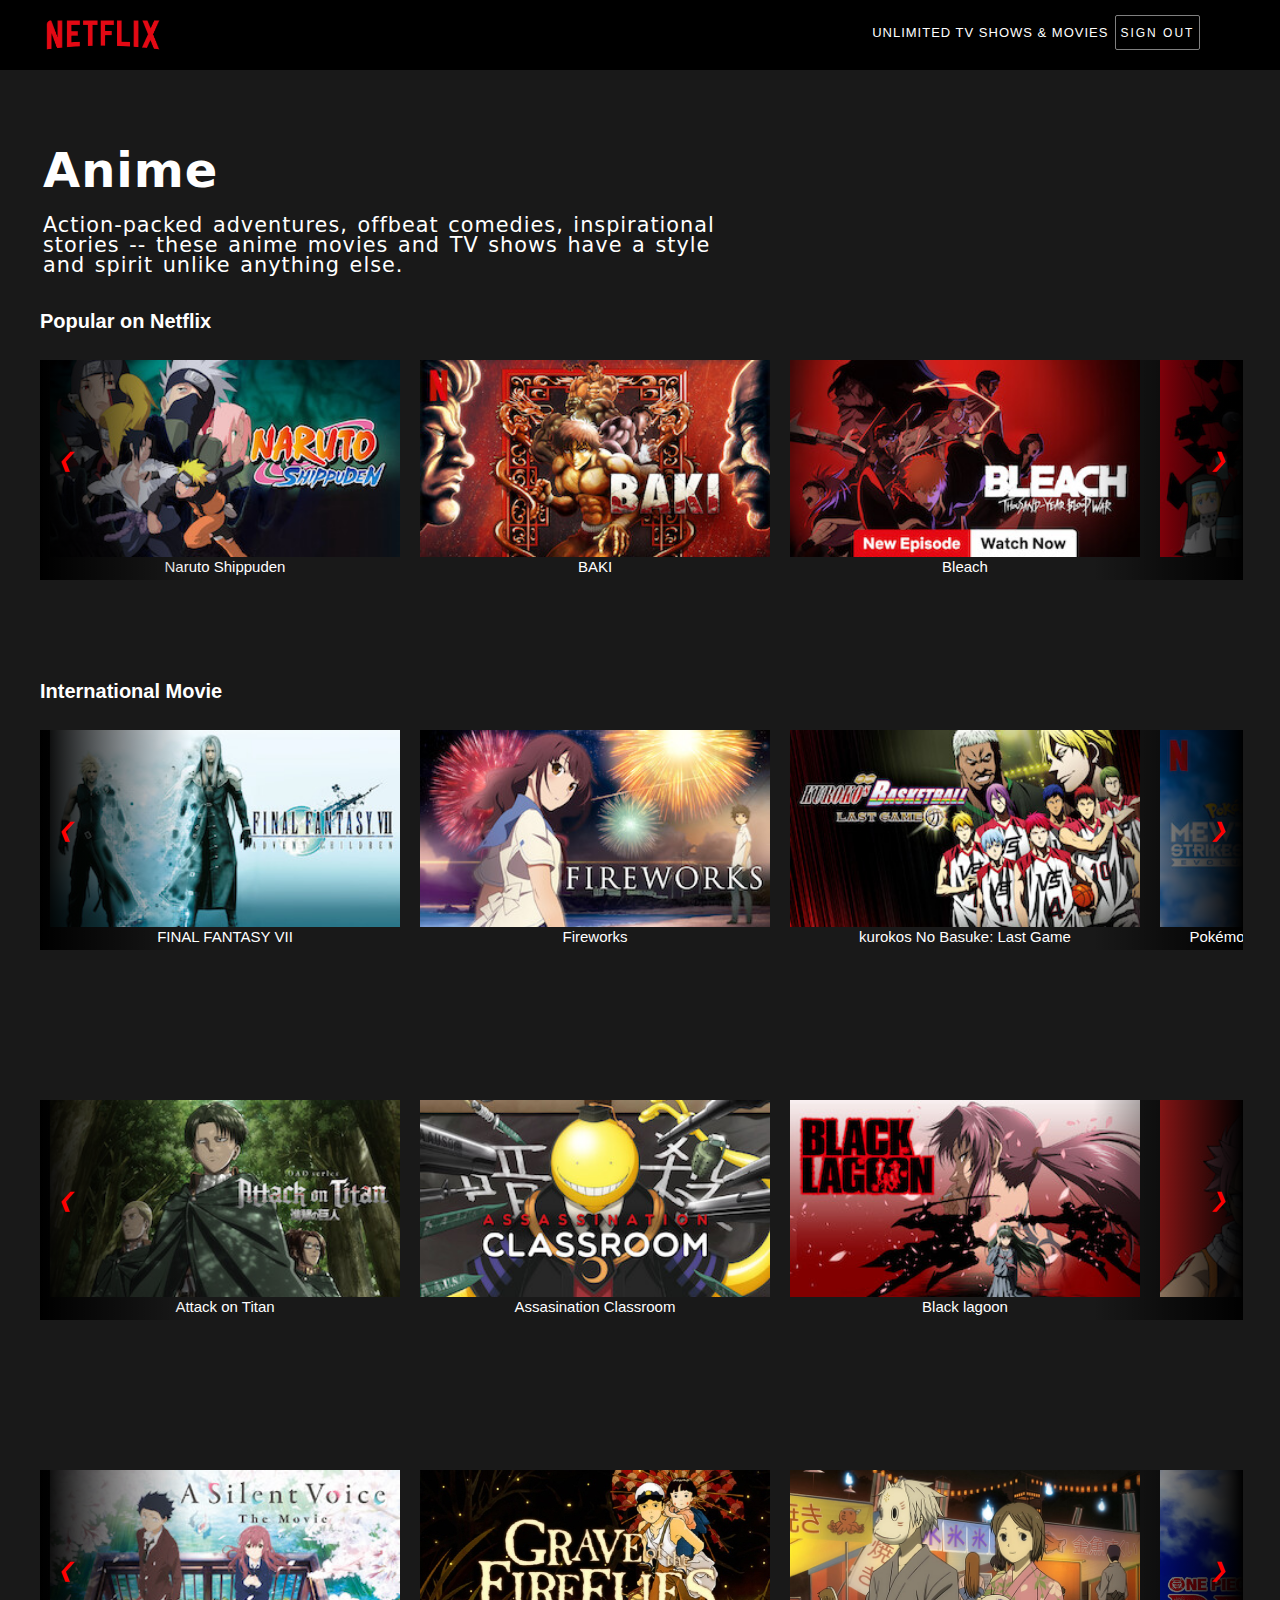
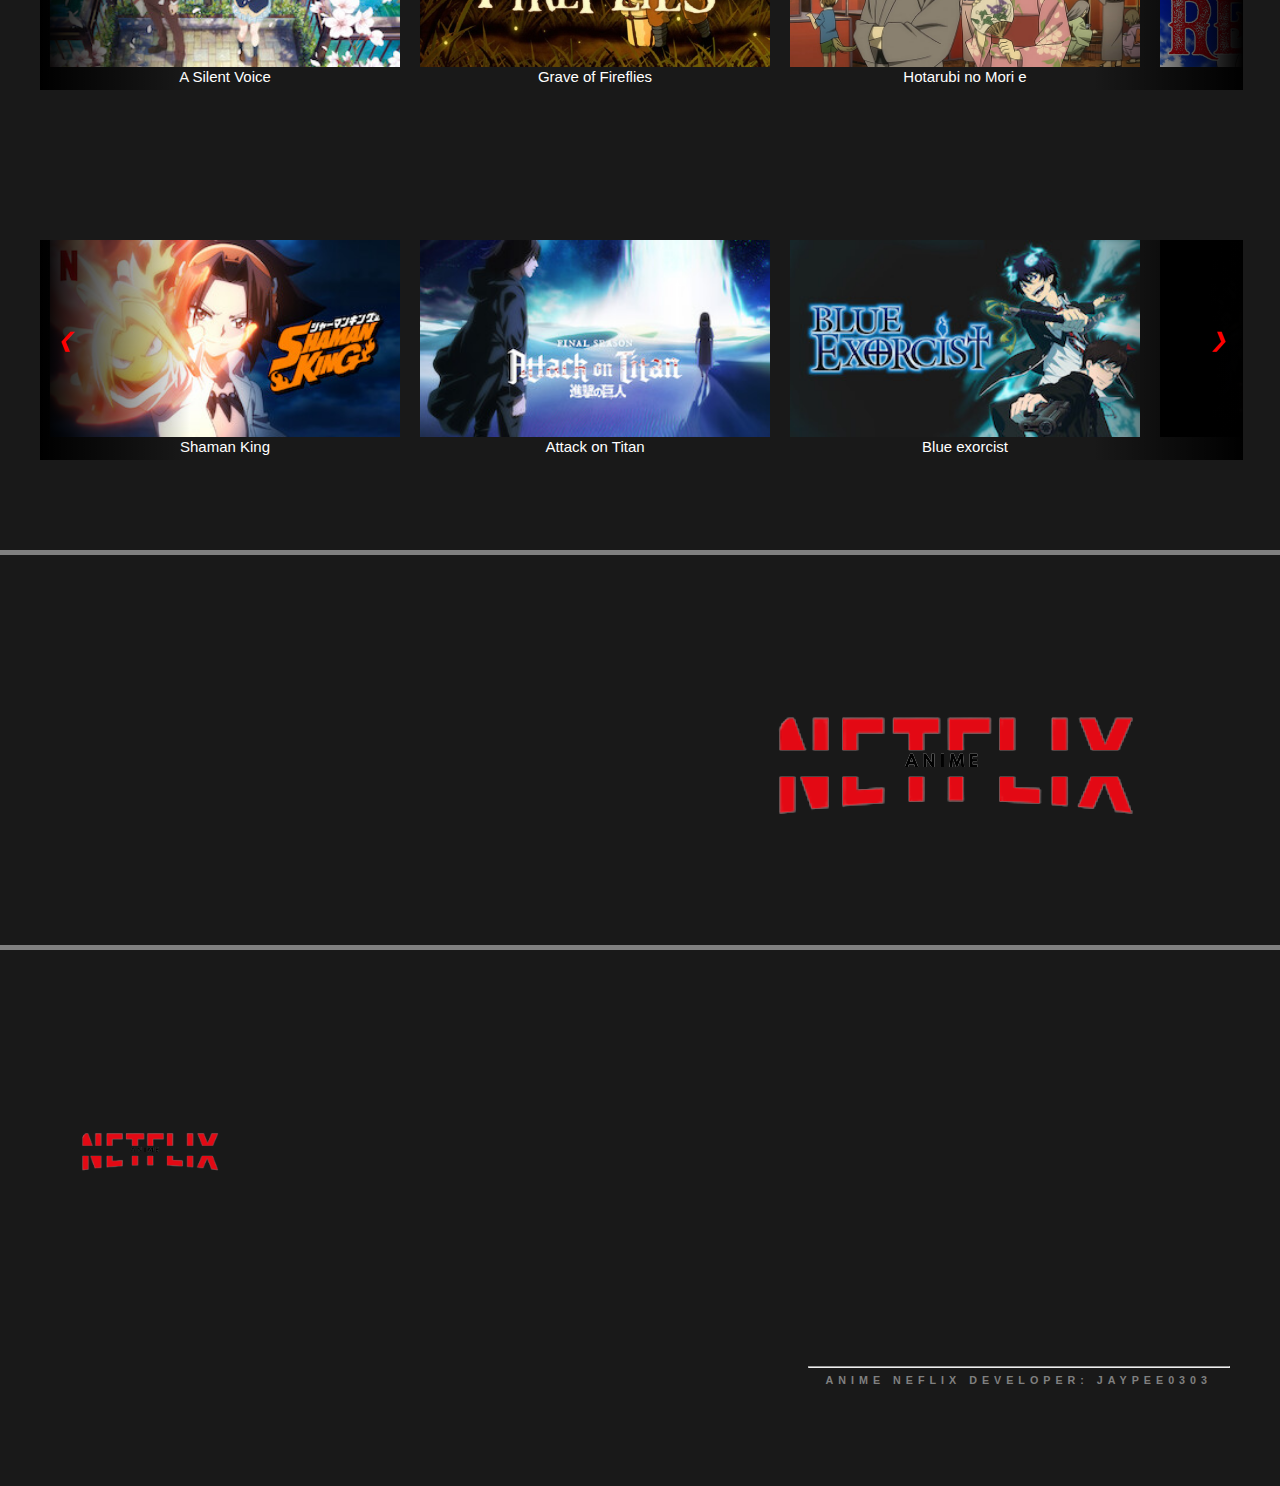
<file: anime.html>
<!DOCTYPE html>
<html lang="en">
<head>
    <meta charset="UTF-8">
    <meta http-equiv="X-UA-Compatible" content="IE=edge">
    <meta name="viewport" content="width=device-width, initial-scale=1.0">
    <link rel="stylesheet" href="anime.css">
    <title>Document</title>
</head>
<body>

    <header id="head">
        <div id="header">
            <div id="logo" class="hidden">
                  <img src="gallery/logo.png" alt="">
              </div>

              <div id="form">
                <h4>UNLIMITED TV SHOWS & MOVIES</h4>
                <button id="signin"><a href="Signin.html">SIGN OUT</a></button>
            </div>
        </div>
    </header>

    <section>
        <div id="message">
            <div id="title" class="hidden">Anime</div>
            <p class="hidden">Action-packed adventures, offbeat comedies, inspirational stories -- these anime movies and TV shows have a style and spirit unlike anything else.</p>
        </div>
    </section>

    <section> <!--ANIME SLIDER-->
        <section> <!--FIRST ANIME SLIDER-->
            <div id="popular-anime">
                <h2 class="hidden">Popular on Netflix</h2>
                <div>
                    <button class="icon" onclick="scroll_left()"><i class="arrow-left">&#10094;</i></button>
                </div>
                <div id="anime-slide">
                    <div id="anime-poster">
                        <a href="https://www.bilibili.tv/en/video/2046595360">
                            <div class="child">
                                <img src="Popular Anime/naruto.jpg" alt="">
                                <h6>Naruto Shippuden</h6>
                            </div>
                        </a>
                        <a href="https://www.bilibili.tv/en/video/2048640907">
                            <div class="child">
                                <img src="Popular Anime/baki.jpg" alt="">
                                <h6>BAKI</h6>
                            </div>
                        </a>
                        <a href="https://www.bilibili.tv/en/video/2001953640">
                            <div class="child">
                                <img src="Popular Anime/bleach.jpg" alt="">
                                <h6>Bleach</h6>
                            </div>
                        </a>
                        <a href="https://www.bilibili.tv/play/34661">
                            <div class="child">
                                <img src="Popular Anime/fire orces.jpg" alt="">
                                <h6>Fire Force</h6>
                           </div>
                        </a>
                        <a href="https://www.bilibili.tv/en/video/2044984232">
                            <div class="child">
                                <img src="Popular Anime/ippo.jpg" alt="">
                                <h6>Hajime no Ippo: The Fighting</h6>
                            </div>
                        </a>
                        <a href="https://www.bilibili.tv/video/2018068567">
                            <div class="child">
                                <img src="Popular Anime/my hero academia.jpg" alt="">
                                <h6>My Hero Academia: World Mission</h6>
                            </div>
                        </a>
                        <a href="https://www.bilibili.tv/play/1048837">
                            <div class="child"> 
                                <img src="Popular Anime/spy.jpg" alt="">
                                <h6>Spy x Family</h6>
                            </div>
                        </a>
                        <a href="https://www.bilibili.tv/video/2045425931">
                            <div class="child"> 
                                <img src="Popular Anime/black_clover.jpg" alt=""> 
                                <h6>Black Clover</h6>
                            </div> 
                        </a>
                    </div>
                </div>
                <div>
                    <button class="icon" onclick="scroll_right()"><i class="arrow left">&#10095;</i></button>
                </div>
            </div>
        </section> <!--END OF POPULAR ANIME-->

        <section> <!--INTERNATIONAL MOVIE-->
            <div id="International-anime">
                <h2 class="hidden">International Movie</h2>
                <div>
                    <button class="icon" onclick="IMscroll_left()"><i class="arrow-left">&#10094;</i></button>
                </div>
                <div id="anime-slide">
                    <div id="International-movie">
                        <a href="https://www.bilibili.tv/video/2004069388">
                            <div class="child">
                                <img src="International Movies/final fantasy.jpg" alt="">
                                <h6>FINAL FANTASY VII</h6>
                            </div>
                        </a>
                        <a href="https://www.bilibili.tv/en/video/2040715314">
                            <div class="child">
                                <img src="International Movies/fireworks.jpg" alt="">
                                <h6>Fireworks</h6>
                            </div>
                        </a>
                        <a href="https://www.bilibili.tv/video/2004978737">
                            <div class="child">
                                <img src="International Movies/last game.jpg" alt="">
                                <h6>kurokos No Basuke: Last Game</h6>
                            </div>
                        </a>
                        <a href="https://www.bilibili.tv/video/2009814362">
                            <div class="child">
                                <img src="International Movies/pokemon movie.jpg" alt="">
                                <h6>Pokémon: Mewtwo Strikes Back—Evolution</h6>
                            </div>
                        </a>
                        <a href="https://www.bilibili.tv/video/2048305081">
                            <div class="child">
                                <img src="International Movies/ponyo.jpg" alt="">
                                <h6>Ponyo</h6>
                            </div>
                        </a>
                        <a href="https://www.bilibili.tv/en/video/2017098158">
                            <div class="child">
                                <img src="International Movies/standby.jpg" alt="">
                                <h6>STAND BY ME Doraemon</h6>
                            </div>
                        </a>
                        <a href="https://www.bilibili.tv/en/video/2049992064">
                            <div class="child">
                                <img src="International Movies/standby2.jpg" alt="">
                                <h6>STAND BY ME Doraemon 2</h6>
                            </div>
                        </a>
                        <a href="https://www.bilibili.tv/video/2048915959">
                            <div class="child">
                                <img src="International Movies/the cat returns.jpg" alt="">
                                <h6>The cat returns</h6>
                            </div>
                        </a>       
                    </div>
                </div>
                <div>
                    <button class="icon" onclick="IMscroll_right()"><i class="arrow left">&#10095;</i></button>
                </div>
            </div>
        </section><!--END INTERNATIONAL MOVIE-->

        <section><!--INTERNATIONAL TV SHOWS-->
                <div id="International-tv-shows">
                    <h2 class="hidden">International Tv shows</h2>
                    <div>
                        <button class="icon" onclick="ISscroll_left()"><i class="arrow-left">&#10094;</i></button>
                    </div>
                    <div id="anime-slide">
                        <div id="International-tv-shows-anime">
                            <a href="https://www.bilibili.tv/en/play/35044">
                                <div class="child">
                                    <img src="Internaltional Tv shows/aOT.jpg" alt="">
                                    <h6>Attack on Titan</h6>
                                </div>
                            </a>
                            <a href="https://www.bilibili.tv/video/2000149810">
                                <div class="child">
                                    <img src="Internaltional Tv shows/assasination classroom.jpg" alt="">
                                    <h6>Assasination Classroom</h6>
                                </div>
                            </a>
                            <a href="https://www.bilibili.tv/en/video/2046456897">
                                <div class="child">
                                    <img src="Internaltional Tv shows/black lagoon.jpg" alt="">
                                    <h6>Black lagoon</h6>
                                </div>
                            </a>
                            <a href="https://www.bilibili.tv/video/2047008502">
                                <div class="child">
                                    <img src="Internaltional Tv shows/fairytail.jpg" alt="">
                                    <h6>Fairytail</h6>
                                </div>
                            </a>
                            <a href="https://www.bilibili.tv/play/37603">
                                <div class="child">
                                    <img src="Internaltional Tv shows/hunterxhunter.jpg" alt="">
                                    <h6>Hunter X Hunter</h6>
                                </div>
                            </a>
                            <a href="https://www.bilibili.tv/en/play/1014998">
                                <div class="child">
                                    <img src="Internaltional Tv shows/kingdom.jpg" alt="">
                                    <h6>List of Kingdom</h6>
                                </div>
                            </a>
                            <a href="https://www.bilibili.tv/en/video/2041175563">
                                <div class="child">
                                    <img src="Internaltional Tv shows/kurokos.jpg" alt="">
                                    <h6>kurokos no Basuke</h6>
                                </div>
                            </a>
                            <a href="https://www.bilibili.tv/en/play/35120">
                                <div class="child">
                                    <img src="Internaltional Tv shows/Rascal.jpg" alt="">
                                    <h6>Rascal Does Not Dream of Bunny Girl Senpai</h6>
                                </div>
                            </a>
                            <a href="https://www.bilibili.tv/play/1047664">
                                <div class="child">
                                    <img src="Internaltional Tv shows/skeleton.jpg" alt="">
                                    <h6>Skeleton Knight in Another World</h6>
                                </div>
                            </a>       
                        </div>
                    </div>
                    <div>
                        <button class="icon" onclick="ISscroll_right()"><i class="arrow left">&#10095;</i></button>
                    </div>
                </div>
        </section><!--END INTERNATIONAL TV SHOWS-->

        <section> <!--AWARD WINNIGN FILMS-->
            <div id="Award-Winning-Films">
                <h2 class="hidden">Award-Winning Films</h2>
                <div>
                    <button class="icon" onclick="AWFscroll_left()"><i class="arrow-left">&#10094;</i></button>
                </div>
                <div id="anime-slide">
                    <div id="Award-Winning-Films-anime">
                            <a href="https://www.bilibili.tv/video/2048180514">
                                <div class="child">
                                    <img src="Award-Winning Films/A silent Voice.jpg" alt="">
                                    <h6>A Silent Voice</h6>
                                </div>
                            </a>
                            <a href="https://www.bilibili.tv/video/2048052313">
                                <div class="child">
                                    <img src="Award-Winning Films/grave of fireflies.jpg" alt="">
                                    <h6>Grave of Fireflies</h6>
                                </div>
                            </a>
                            <a href="https://www.bilibili.tv/en/play/37006">
                                <div class="child">
                                    <img src="Award-Winning Films/hotarubi.jpg" alt="">
                                    <h6>Hotarubi no Mori e</h6>
                                </div>
                            </a>
                            <a href="https://www.bilibili.tv/video/2043648981">
                                <div class="child">
                                    <img src="Award-Winning Films/One piece.jpg" alt="">
                                    <h6>One Piece Film: Red</h6>
                                </div>
                            </a>
                            <a href="https://www.bilibili.tv/en/video/2045843276">
                                <div class="child">
                                    <img src="Award-Winning Films/Spirit Away.jpg" alt="">
                                    <h6>Spirited Away </h6>
                                </div>
                            </a>
                            <a href="https://www.bilibili.tv/en/video/2000826482">
                                <div class="child">
                                    <img src="Award-Winning Films/weathering with you.jpg" alt="">
                                    <h6>Weathering with You</h6>
                                </div>
                            </a>
                            <a href="https://www.bilibili.tv/video/2000845117">
                                <div class="child">
                                    <img src="Award-Winning Films/your_name.jpe" alt="">
                                    <h6>Your Name</h6>
                                </div>
                            </a>
                            <a href="https://www.bilibili.tv/en/video/2008767349">
                                <div class="child">
                                    <img src="Award-Winning Films/last movie.jpe" alt="">
                                    <h6>The Last: Naruto the Movie</h6>
                                </div>
                            </a>    
                    </div>
                </div>
                <div>
                    <button class="icon" onclick="AWFscroll_right()"><i class="arrow left">&#10095;</i></button>
                </div>
            </div>
        </section> <!--END AWARD WINNIGN FILMS-->

        <section> <!--DARK FANTASY-->
            <div id="Dark-fantasy">
                <h2 class="hidden">Dark Fantasy</h2>
                <div>
                    <button class="icon" onclick="DFscroll_left()"><i class="arrow-left">&#10094;</i></button>
                </div>
                <div id="anime-slide">
                    <div id="Dark-fantasy-anime">
                        <a href="https://www.bilibili.tv/play/38108">
                            <div class="child">
                                <img src="Dark Fantasy Anime/AAAABXpAWy3gJiB0W8NVm_sTg5nAFX5qMXJhmo576Cc2UjqdLrEbnW6CAWlTInTzKTCkP5Y98NYVMoCXR7C4MESX3y03KuZHVSvq0xISlb7PCKeWciFZ0JLw811DP44_j4Hsw44g.jpg" alt="">
                                <h6>Shaman King</h6>
                            </div>
                        </a>
                        <a href="https://www.bilibili.tv/play/34521">
                            <div class="child">
                                <img src="Dark Fantasy Anime/Aot.jpg" alt="">
                                <h6>Attack on Titan</h6>
                            </div>
                        </a>
                        <a href="https://www.bilibili.tv/en/play/34825">
                            <div class="child">
                                <img src="Dark Fantasy Anime/blue exorcist.jpg" alt="">
                                <h6>Blue exorcist</h6>
                            </div>
                        </a>
                        <a href="https://www.bilibili.tv/en/video/2049299001">
                            <div class="child">
                                <img src="Dark Fantasy Anime/death note.jpg" alt="">
                                <h6>Death Note</h6>
                            </div>
                        </a>
                        <a href="https://www.bilibili.tv/play/34580">
                            <div class="child">
                                <img src="Dark Fantasy Anime/Demon Slayer.jpg" alt="">
                                <h6>Demon Slayer  </h6>
                            </div>
                        </a>
                        <a href="https://www.bilibili.tv/play/34604">
                            <div class="child">
                                <img src="Dark Fantasy Anime/dr stone.jpg" alt="">
                                <h6>Dr. Stone</h6>
                            </div>
                        </a>
                        <a href="https://www.bilibili.tv/play/37738">
                            <div class="child">
                                <img src="Dark Fantasy Anime/jjk.jpg" alt="">
                                <h6>Jujutsu kaisen</h6>
                            </div>
                        </a>
                        <a href="https://www.bilibili.tv/en/video/2047985150">
                            <div class="child">
                                <img src="Dark Fantasy Anime/jjk0.jpg" alt="">
                                <h6>Jujutsu Kaisen 0: The movie</h6>
                            </div>
                        </a>
                        <a href="https://www.bilibili.tv/en/video/2043478010">
                            <div class="child">
                                <img src="Dark Fantasy Anime/seraph.jpg" alt="">
                                <h6>Seraph of the end</h6>
                            </div>
                        </a>    
                    </div>
                </div>
                <div>
                    <button class="icon" onclick="DFscroll_right()"><i class="arrow left">&#10095;</i></button>
                </div>
            </div>
        </section> <!--END DARK FANTASY-->

        <section> <!--CHILDREN AND FAMILY TV-->
        </section> <!--END FOR KIDS-->

        <section> <!--SUPERNATURAL TV SHOWS-->
        </section> <!--END OF SPORTS ANIME-->

        
    </section> <!--END OF ANIME SLIDER-->

    <section> <!--MESSAGE-->
        <div id="parent">
            <div id="message" >
                <h2 class="hidden">THANKS FOR WATCHING</h2>
                <p class="hidden">STAY TUNE FOR MORE UPDATE AND LATEST ANIME VIDEOS.
                "No matter how hard or impossible it is never lose sight of your goal" <br> -<span class="hidden">Monkey D. Luffy</span></p>
                <img src="gallery/anime.png" alt="">
            </div>
        </div>
    </section>

    <footer>
        <img src="gallery/anime.png" alt="">
        <div id="footer">
            <div id="details">
                <ul class="hidden">
                    <li>Anime Netflix</li>
                    <li>Web Development</li>
                    <li><a href="">Southern City Colleges</a></li>
                    <li><a href="">Privacy</a></li>
                </ul>
            </div>
            <div id="contacts">
                <ul class="hidden">
                    <li><a href="">Question? Contact us</a></li>
                    <li><a href="">8080</a></li>
                    <li><a href="">Konoha Villages Corp.</a></li>
                    <li><a href="">Donate</a></li>
                </ul>
            </div>
            <div id="about">
                <ul class="hidden">
                    <li><a href="">About Anime Netflix</a></li>
                    <li><a href="">Promo</a></li>
                    <li><a href="">Premium Anime</a></li>
                </ul>
            </div>
            <div id="social-media" class="hidden">
                <div class="logo">
                    <a href="">
                        <img src="social media platform/twitter-removebg-preview.png" alt="">
                        </img>
                    </a>
                </div>
                <div class="logo">
                    <a href="">
                        <img src="social media platform/facebook-removebg-preview.png" alt="">
                        </img>
                    </a>
                </div>
                <div class="logo">
                    <a href="">
                        <img src="social media platform/discord.png" alt="">
                        </img>
                    </a>
                </div>
                <div class="logo">
                    <a href="">
                        <img src="social media platform/github.png" alt="">
                        </img>
                    </a>
                </div>
                <div class="logo">
                    <a href="">
                        <img src="social media platform/linkedin.png" alt=""></img>
                    </a>
                </div>
                <div class="logo">
                    <a href="">
                        <img src="social media platform/telegram-removebg-preview.png" alt=""></img>
                    </a>
                </div>  
            </div>
            <hr>
            <div id="developer">
                <h6>ANIME NEFLIX DEVELOPER: JAYPEE0303</h6>
            </div>
        </div>
    </footer>
    
    <script src="scroll.js"></script>
    <script src="scroll_join.js"></script>
</body>
</html>
</file>
<file: anime.css>
*{
    margin: 0;
    padding: 0;
    box-sizing: border-box;
}

body{
    background-color: rgba(0, 0, 0, 0.9);
}

/*
    HEADER
*/
#head{
    height: 60px;
}

#header{
    width: 100%;
    height: 70px;
    background-color: black;
    position: fixed;
    top: 0px;
    z-index: 100;
}

#header #logo img{
    width: 13%;
    height: 90px;
    position: absolute;
    top: -10px;
    margin-left: 20px;
}

#header #form{
    width: 95%;
    position: absolute;
    /* border: 1px solid white; */
    right: 0;
    margin-right: 50px;
}

#header #form h4{
    right: 0;
    /* border: 1px solid white; */
    position: absolute;
    color: white;
    margin-right: 10%;
    margin-top: 25px;
    font-family:sans-serif;
    letter-spacing: 1px;
    font-size: 13px;
    font-weight: 100;
}

#header #form button{
    right: 0;
    border: 1px solid white;
    position: absolute;
    margin-top: 15px;
    margin-right: 40px;
    font-family: 'Gill Sans', 'Gill Sans MT', Calibri, 'Trebuchet MS', sans-serif;
    letter-spacing: 2px;
}


#header #form #signin{
    border-radius: 2px;
    position: absolute;
    background-color: black;
    width: 7%;
    color: white;
    height: 35px;
    font-size: 12px;
    margin-right: 30px;
    /* border-color: rgba(192, 40, 40, 0.95); */
    border-color: gray;
}

#header #form #signin a{
    text-decoration: none;
    color: white;
}

/*
    MESSAGE
*/


#message{
    color: white;
    position: absolute;
    left: 0;
    margin-top: 100px;
    /* width: 680px; */
    width: 700px;
    line-height: 20px;
    margin-left: 43px;
    word-spacing: 2px;
    /* font-size: 30px; */
    /* border: 1px solid white; */
}

#message #title{
    font-size: 300%;
    font-family:system-ui, -apple-system, BlinkMacSystemFont, 'Segoe UI', Roboto, Oxygen, Ubuntu, Cantarell, 'Open Sans', 'Helvetica Neue', sans-serif;
    letter-spacing: 1px;
    font-weight: 900;
}

#message p{
    margin-top: 35px;
    letter-spacing: 1px;
    font-family:system-ui, -apple-system, BlinkMacSystemFont, 'Segoe UI', Roboto, Oxygen, Ubuntu, Cantarell, 'Open Sans', 'Helvetica Neue', sans-serif;
    font-weight: 500;
    /* font-size: 115%; */
    font-size: 1.3em;
    font-weight: 200;
}

/*
    POPULAR ANIME SLIDER
*/

#popular-anime{
    position: relative;
    margin-top: 250px;
    width: 94%;
    height: 300px;
    margin-left: 40px;
    display: flex;
    align-items: center;
    justify-content: space-between;
}

#popular-anime h2{
    position: absolute;
    font-family:'Trebuchet MS', 'Lucida Sans Unicode', 'Lucida Grande', 'Lucida Sans', Arial, sans-serif;
    font-size: 20px;
    width: 310px;
    color: white;
    top: 0;
}

#popular-anime #anime-slide{
    position: absolute;
    width: 100%;
    height: 220px;
    margin-top: 20px;
}

#popular-anime #anime-slide::before{
    position: absolute;
    content: '';
    left: 0;
    top: 0;
    z-index: 3;
    height: 100%;
    width: 150px;
    background-image: linear-gradient(90deg, black, transparent);
}

#popular-anime #anime-slide::after{
    position: absolute;
    content: '';
    right: 0;
    top: 0;
    z-index: 3;
    height: 100%;
    width: 150px;
    background-image: linear-gradient(-90deg, black, transparent);
}

#popular-anime #anime-slide #anime-poster{
    height: 100%;
    width: 100%;
    display: flex;
    justify-content: left;
    align-items: center;
    overflow: auto;
    position: relative;
    scroll-behavior: smooth;
    overflow: hidden;
}

#popular-anime #anime-slide #anime-poster .child{
    margin: 1px 10px;
    height: 220px;
    min-width: 350px;
    overflow: hidden;
    cursor: pointer;
    position: relative;
}

#popular-anime #anime-slide #anime-poster::-webkit-scrollbar{
    -webkit-appearance: none;
}

#popular-anime #anime-slide #anime-poster .child img{
    width: 100%;
}

#popular-anime #anime-slide #anime-poster .child h6{
    position:absolute;
    width: 100%;
    /* z-index: 4; */
    text-align: center;
    top: 0;
    margin-top: 198px;
    color: white;
    /* border: 1px solid white; */
    font-family: 'Segoe UI', Tahoma, Geneva, Verdana, sans-serif;
    font-weight: 500;
    font-size: 15px;   
}

.icon{
    position: relative;
    color: red;
    background-color: transparent;
    width: 50px;
    height: 100px;
    outline: none;
    z-index: 4;
    border: none;
    cursor: pointer;
   font-size: 20px;

}

.icon i{
    height: 500px;
    width: 500px;
}

.icon:hover{
    color: white;
    border: 1px solid rgb(204, 204, 204);
}


/*
    INTERNATIONAL MOVIE
*/

#International-anime{
    position: relative;
    margin-top: 70px;
    width: 94%;
    height: 300px;
    margin-left: 40px;
    display: flex;
    align-items: center;
    justify-content: space-between;
}
#International-anime h2{
    position: absolute;
    font-family:'Trebuchet MS', 'Lucida Sans Unicode', 'Lucida Grande', 'Lucida Sans', Arial, sans-serif;
    font-size: 20px;
    width: 310px;
    color: white;
    top: 0;
}

#International-anime #anime-slide{
    position: absolute;
    width: 100%;
    height: 220px;
    margin-top: 20px;
}

#International-anime #anime-slide::before{
    position: absolute;
    content: '';
    left: 0;
    top: 0;
    z-index: 3;
    height: 100%;
    width: 150px;
    background-image: linear-gradient(90deg, black, transparent);
}

#International-anime #anime-slide::after{
    position: absolute;
    content: '';
    right: 0;
    top: 0;
    z-index: 3;
    height: 100%;
    width: 150px;
    background-image: linear-gradient(-90deg, black, transparent);
}

#International-anime #anime-slide #International-movie{
    height: 100%;
    width: 100%;
    display: flex;
    justify-content: left;
    align-items: center;
    overflow: auto;
    position: relative;
    scroll-behavior: smooth;
    overflow: hidden;
}

#International-anime #anime-slide #International-movie .child{
    margin: 1px 10px;
    height: 220px;
    min-width: 350px;
    overflow: hidden;
    cursor: pointer;
    position: relative;
}

#International-anime #anime-slide #International-movie::-webkit-scrollbar{
    -webkit-appearance: none;
}

#International-anime #anime-slide #International-movie .child img{
    width: 100%;
}

#International-anime #anime-slide #International-movie .child h6{
    position:absolute;
    width: 100%;
    z-index: 4;
    text-align: center;
    top: 0;
    margin-top: 198px;
    color: white;
    /* border: 1px solid white; */
    font-family: 'Segoe UI', Tahoma, Geneva, Verdana, sans-serif;
    font-weight: 500;
    font-size: 15px;   
}


/*
    INTERNATIONAL TV SHOWS 
*/



#International-tv-shows{
    position: relative;
    margin-top:70px;
    width: 94%;
    height: 300px;
    margin-left: 40px;
    display: flex;
    align-items: center;
    justify-content: space-between;
}
#International-tv-shows h2{
    position: absolute;
    font-family:'Trebuchet MS', 'Lucida Sans Unicode', 'Lucida Grande', 'Lucida Sans', Arial, sans-serif;
    font-size: 20px;
    width: 310px;
    color: white;
    top: 0;
}

#International-tv-shows #anime-slide{
    position: absolute;
    width: 100%;
    height: 220px;
    margin-top: 20px;
}

#International-tv-shows #anime-slide::before{
    position: absolute;
    content: '';
    left: 0;
    top: 0;
    z-index: 3;
    height: 100%;
    width: 150px;
    background-image: linear-gradient(90deg, black, transparent);
}

#International-tv-shows #anime-slide::after{
    position: absolute;
    content: '';
    right: 0;
    top: 0;
    z-index: 3;
    height: 100%;
    width: 150px;
    background-image: linear-gradient(-90deg, black, transparent);
}

#International-tv-shows #anime-slide #International-tv-shows-anime{
    height: 100%;
    width: 100%;
    display: flex;
    justify-content: left;
    align-items: center;
    overflow: auto;
    position: relative;
    scroll-behavior: smooth;
    overflow: hidden;
}

#International-tv-shows #anime-slide #International-tv-shows-anime .child{
    margin: 1px 10px;
    height: 220px;
    min-width: 350px;
    overflow: hidden;
    cursor: pointer;
    position: relative;
}

#International-tv-shows #anime-slide #International-tv-shows-anime::-webkit-scrollbar{
    -webkit-appearance: none;
}

#International-tv-shows #anime-slide #International-tv-shows-anime .child img{
    width: 100%;
}

#International-tv-shows #anime-slide #International-tv-shows-anime .child h6{
    position:absolute;
    width: 100%;
    /* z-index: 200; */
    text-align: center;
    top: 0;
    margin-top: 198px;
    color: white;
    /* border: 1px solid white; */
    font-family: 'Segoe UI', Tahoma, Geneva, Verdana, sans-serif;
    font-weight: 500;
    font-size: 15px;   
}

.Imicon{
    position: relative;
    color: red;
    background-color: transparent;
    width: 50px;
    height: 100px;
    outline: none;
    z-index: 100;
    border: none;
    cursor: pointer;
   font-size: 20px;

}

.Imicon i{
    height: 500px;
    width: 500px;
}

.Imicon:hover{
    color: white;
}

/*
    AWARD WINNING FILMS
*/


#International-anime{
    position: relative;
    margin-top: 70px;
    width: 94%;
    height: 300px;
    margin-left: 40px;
    display: flex;
    align-items: center;
    justify-content: space-between;
}
#International-anime h2{
    position: absolute;
    font-family:'Trebuchet MS', 'Lucida Sans Unicode', 'Lucida Grande', 'Lucida Sans', Arial, sans-serif;
    font-size: 20px;
    width: 310px;
    color: white;
    top: 0;
}

#International-anime #anime-slide{
    position: absolute;
    width: 100%;
    height: 220px;
    margin-top: 20px;
}

#International-anime #anime-slide::before{
    position: absolute;
    content: '';
    left: 0;
    top: 0;
    z-index: 3;
    height: 100%;
    width: 150px;
    background-image: linear-gradient(90deg, black, transparent);
}

#International-anime #anime-slide::after{
    position: absolute;
    content: '';
    right: 0;
    top: 0;
    z-index: 3;
    height: 100%;
    width: 150px;
    background-image: linear-gradient(-90deg, black, transparent);
}

#International-anime #anime-slide #International-movie{
    height: 100%;
    width: 100%;
    display: flex;
    justify-content: left;
    align-items: center;
    overflow: auto;
    position: relative;
    scroll-behavior: smooth;
    overflow: hidden;
}

#International-anime #anime-slide #International-movie .child{
    margin: 1px 10px;
    height: 220px;
    min-width: 350px;
    overflow: hidden;
    cursor: pointer;
    position: relative;
}

#International-anime #anime-slide #International-movie::-webkit-scrollbar{
    -webkit-appearance: none;
}

#International-anime #anime-slide #International-movie .child img{
    width: 100%;
}

#International-anime #anime-slide #International-movie .child h6{
    position:absolute;
    width: 100%;
    /* z-index: 200; */
    text-align: center;
    top: 0;
    margin-top: 198px;
    color: white;
    /* border: 1px solid white; */
    font-family: 'Segoe UI', Tahoma, Geneva, Verdana, sans-serif;
    font-weight: 500;
    font-size: 15px;   
}


/*
    INTERNATIONAL TV SHOWS 
*/



#Award-Winning-Films{
    position: relative;
    margin-top:70px;
    width: 94%;
    height: 300px;
    margin-left: 40px;
    display: flex;
    align-items: center;
    justify-content: space-between;
}
#Award-Winning-Films h2{
    position: absolute;
    font-family:'Trebuchet MS', 'Lucida Sans Unicode', 'Lucida Grande', 'Lucida Sans', Arial, sans-serif;
    font-size: 20px;
    width: 310px;
    color: white;
    top: 0;
}

#Award-Winning-Films #anime-slide{
    position: absolute;
    width: 100%;
    height: 220px;
    margin-top: 20px;
}

#Award-Winning-Films #anime-slide::before{
    position: absolute;
    content: '';
    left: 0;
    top: 0;
    z-index: 3;
    height: 100%;
    width: 150px;
    background-image: linear-gradient(90deg, black, transparent);
}

#Award-Winning-Films #anime-slide::after{
    position: absolute;
    content: '';
    right: 0;
    top: 0;
    z-index: 3;
    height: 100%;
    width: 150px;
    background-image: linear-gradient(-90deg, black, transparent);
}

#Award-Winning-Films #anime-slide #Award-Winning-Films-anime{
    height: 100%;
    width: 100%;
    display: flex;
    justify-content: left;
    align-items: center;
    overflow: auto;
    position: relative;
    scroll-behavior: smooth;
    overflow: hidden;
}

#Award-Winning-Films #anime-slide #Award-Winning-Films-anime .child{
    margin: 1px 10px;
    height: 220px;
    min-width: 350px;
    overflow: hidden;
    cursor: pointer;
    position: relative;
}

#Award-Winning-Films #anime-slide #Award-Winning-Films-anime::-webkit-scrollbar{
    -webkit-appearance: none;
}

#Award-Winning-Films #anime-slide #Award-Winning-Films-anime .child img{
    width: 100%;
}
#Award-Winning-Films #anime-slide #Award-Winning-Films-anime .child h6{
    position:absolute;
    width: 100%;
    /* z-index: 200; */
    text-align: center;
    top: 0;
    margin-top: 198px;
    color: white;
    /* border: 1px solid white; */
    font-family: 'Segoe UI', Tahoma, Geneva, Verdana, sans-serif;
    font-weight: 500;
    font-size: 15px;   
}

.Imicon{
    position: relative;
    color: red;
    background-color: transparent;
    width: 50px;
    height: 100px;
    outline: none;
    z-index: 100;
    border: none;
    cursor: pointer;
   font-size: 20px;

}

.Imicon i{
    height: 500px;
    width: 500px;
}

.Imicon:hover{
    color: white;
}


/*
    DARK FANTASY ANIME
*/


#Dark-fantasy{
    position: relative;
    margin-top:70px;
    width: 94%;
    height: 300px;
    margin-left: 40px;
    display: flex;
    align-items: center;
    justify-content: space-between;
}
#Dark-fantasy h2{
    position: absolute;
    font-family:'Trebuchet MS', 'Lucida Sans Unicode', 'Lucida Grande', 'Lucida Sans', Arial, sans-serif;
    font-size: 20px;
    width: 310px;
    color: white;
    top: 0;
}

#Dark-fantasy #anime-slide{
    position: absolute;
    width: 100%;
    height: 220px;
    margin-top: 20px;
}

#Dark-fantasy #anime-slide::before{
    position: absolute;
    content: '';
    left: 0;
    top: 0;
    z-index: 3;
    height: 100%;
    width: 150px;
    background-image: linear-gradient(90deg, black, transparent);
}

#Dark-fantasy #anime-slide::after{
    position: absolute;
    content: '';
    right: 0;
    top: 0;
    z-index: 3;
    height: 100%;
    width: 150px;
    background-image: linear-gradient(-90deg, black, transparent);
}

#Dark-fantasy #anime-slide #Dark-fantasy-anime{
    height: 100%;
    width: 100%;
    display: flex;
    justify-content: left;
    align-items: center;
    overflow: auto;
    position: relative;
    scroll-behavior: smooth;
    overflow: hidden;
}

#Dark-fantasy #anime-slide #Dark-fantasy-anime .child{
    margin: 1px 10px;
    height: 220px;
    min-width: 350px;
    overflow: hidden;
    cursor: pointer;
    position: relative;
}

#Dark-fantasy #anime-slide #Dark-fantasy-anime::-webkit-scrollbar{
    -webkit-appearance: none;
}

#Dark-fantasy #anime-slide #Dark-fantasy-anime .child img{
    width: 100%;
}
#Dark-fantasy #anime-slide #Dark-fantasy-anime .child h6{
    position:absolute;
    width: 100%;
    /* z-index: 200; */
    text-align: center;
    top: 0;
    margin-top: 198px;
    color: white;
    /* border: 1px solid white; */
    font-family: 'Segoe UI', Tahoma, Geneva, Verdana, sans-serif;
    font-weight: 500;
    font-size: 15px;   
}


/*
    MESSAGE SECTION

*/
#parent{
    width: 100%;
    height: 400px;
    margin-top: 60px;
    border-top: 5px solid gray;
    border-bottom: 5px solid gray;    
    position: relative;
}

#parent #message{
    position: relative;
    width: 92%;
    height: 300px;
}

#parent #message h2{
    font-family: 'Franklin Gothic Medium', 'Arial Narrow', Arial, sans-serif;
    letter-spacing: 1px;
    font-size: 60px;
    position: absolute;
    margin: 50px;
    color: white;
    text-shadow: 2px 2px rgba(0, 0, 0, 0.9);
}

#parent #message p{
    position: absolute;
    margin-top: 100px;
    margin-left: 55px;
    font-family:'Segoe UI', Tahoma, Geneva, Verdana, sans-serif;
    font-family: 50px;
    width: 700px;
    line-height: 20px;
    justify-content: end;
    font-size: 18px;
}

#parent #message span{
    font-family: 'Franklin Gothic Medium', 'Arial Narrow', Arial, sans-serif;
    color: white;
    text-shadow: 2px 2px rgba(0, 0, 0, 0.9);
    font-size: 23px;
    line-height: 50px;
}

#parent #message img{
    position: absolute;
    right: 0;
    top: -180px;
    display: block;
}



/*footer*/


#footer{
    width: 100%;
    height: 250px;
    position: relative;
}

footer img{
    width: 15%;   
    margin-left: 60px;
    margin-top: 90px;
}

/*
    FOOTER DETAILS
*/
#footer #details{
    position: relative;
    height: 100%;
    top: 0;
    width: 200px;
    margin-left: 60px;
    /* border: 1px solid white; */
}

#footer #details ul{
    position: absolute;
    text-align: left;
    margin-left: 40px;
    margin-top: 10px;
}
#footer #details ul li{
    list-style: none;
    margin-top: 25px;
    font-family:sans-serif;
    color: gray;
    font-size: 13px;
}

#footer #details ul li a{
    text-decoration: none;
    color: gray;
    font-family:sans-serif;
    letter-spacing: 1px;
    font-size: 13px;
}

/*
    CONTACTS
*/

#footer #contacts{
    top: 0;
    position: absolute;
    height: 100%;
    margin-left: 60px;
}

#footer #contacts ul{
    width: 200px;
    position: absolute;
    text-align: left;   
    margin-left: 320px;
    margin-top: 10px;
}
#footer #contacts ul li{
    list-style: none;
    margin-top: 25px;
}

#footer #contacts ul li a{
    text-decoration: none;
    color: gray;
    font-family:sans-serif;
    letter-spacing: 1px;
    font-size: 13px;
}

/*
    ABOUT US
*/


#footer #about{
    top: 0;
    position: absolute;
    height: 100%;
    margin-left: 60px;
}

#footer #about ul{
    width: 200px;
    position: absolute;
    text-align: left;   
    margin-left: 580px;
    margin-top: 10px;
}
#footer #about ul li{
    list-style: none;
    margin-top: 25px;
}

#footer #about ul li a{
    text-decoration: none;
    color: gray;
    font-family:sans-serif;
    letter-spacing: 1px;
    font-size: 13px;
}


/*
    SOCIAL MEDIA
*/
#footer #social-media{
    position: absolute;
    width: 33%;
    height: 180px;
    display: flex;
    justify-content: space-between;
    flex-wrap: nowrap;
    right: 0;
    top: -5px;
    margin-right: 95px;
}

#footer #social-media .logo{
    width: 100%;
    height: 100%;
}

#footer #social-media .logo img{
    height: 30px;
    width: 40%;
}

/*
    HORIZONTAL LINE
*/

#footer hr{
    position: absolute;
    right: 0;
    top: 0;
    width: 33%;
    margin-top: 130px;
    margin-right: 50px;
}

#footer #developer{
    position: absolute;
    top: 0;
    right: 0;
    width: 33%;
    margin-top: 130px;
    height: 30px;
    margin-right: 50px;
    display: flex;
    text-align: center;
}

#footer #developer h6{
    position: absolute;
    color: gray;
    letter-spacing: 5px;
    top: 25%;
    width: 100%;
    height: 100%;
    font-family:'Segoe UI', Tahoma, Geneva, Verdana, sans-serif;
}
/* #footer #developer{
    border: 1px solid white;
    position: absolute;
    right: 0;
    top: 0;
    width: 33%;  
    margin-right: 95px;  
    margin
} */


/*
    UTILITIES
*/
#header #form #joinnow:hover{
    background-color: rgb(255, 0, 5);
    cursor: pointer;
}

#header #form #signin:hover{
    background-color: rgba(48, 42, 42, 0.9);
    cursor: pointer;
}

#subscribe #text button:hover{
    background-color: rgb(255, 0, 5);
    cursor: pointer;
}

#footer ul li:hover{
    cursor: pointer;
    text-decoration: underline;
    color: gray;
}

#Anime-show #anime section a{
    text-decoration: none;
}


/*
    UTILITIES
*/
#header #form #signin:hover{
    background-color: rgba(48, 42, 42, 0.9);
    cursor: pointer;
}

.hidden{
    opacity: 0;
    transition:  all 1s;
}

.show{
    opacity: 1;
}
</file>
